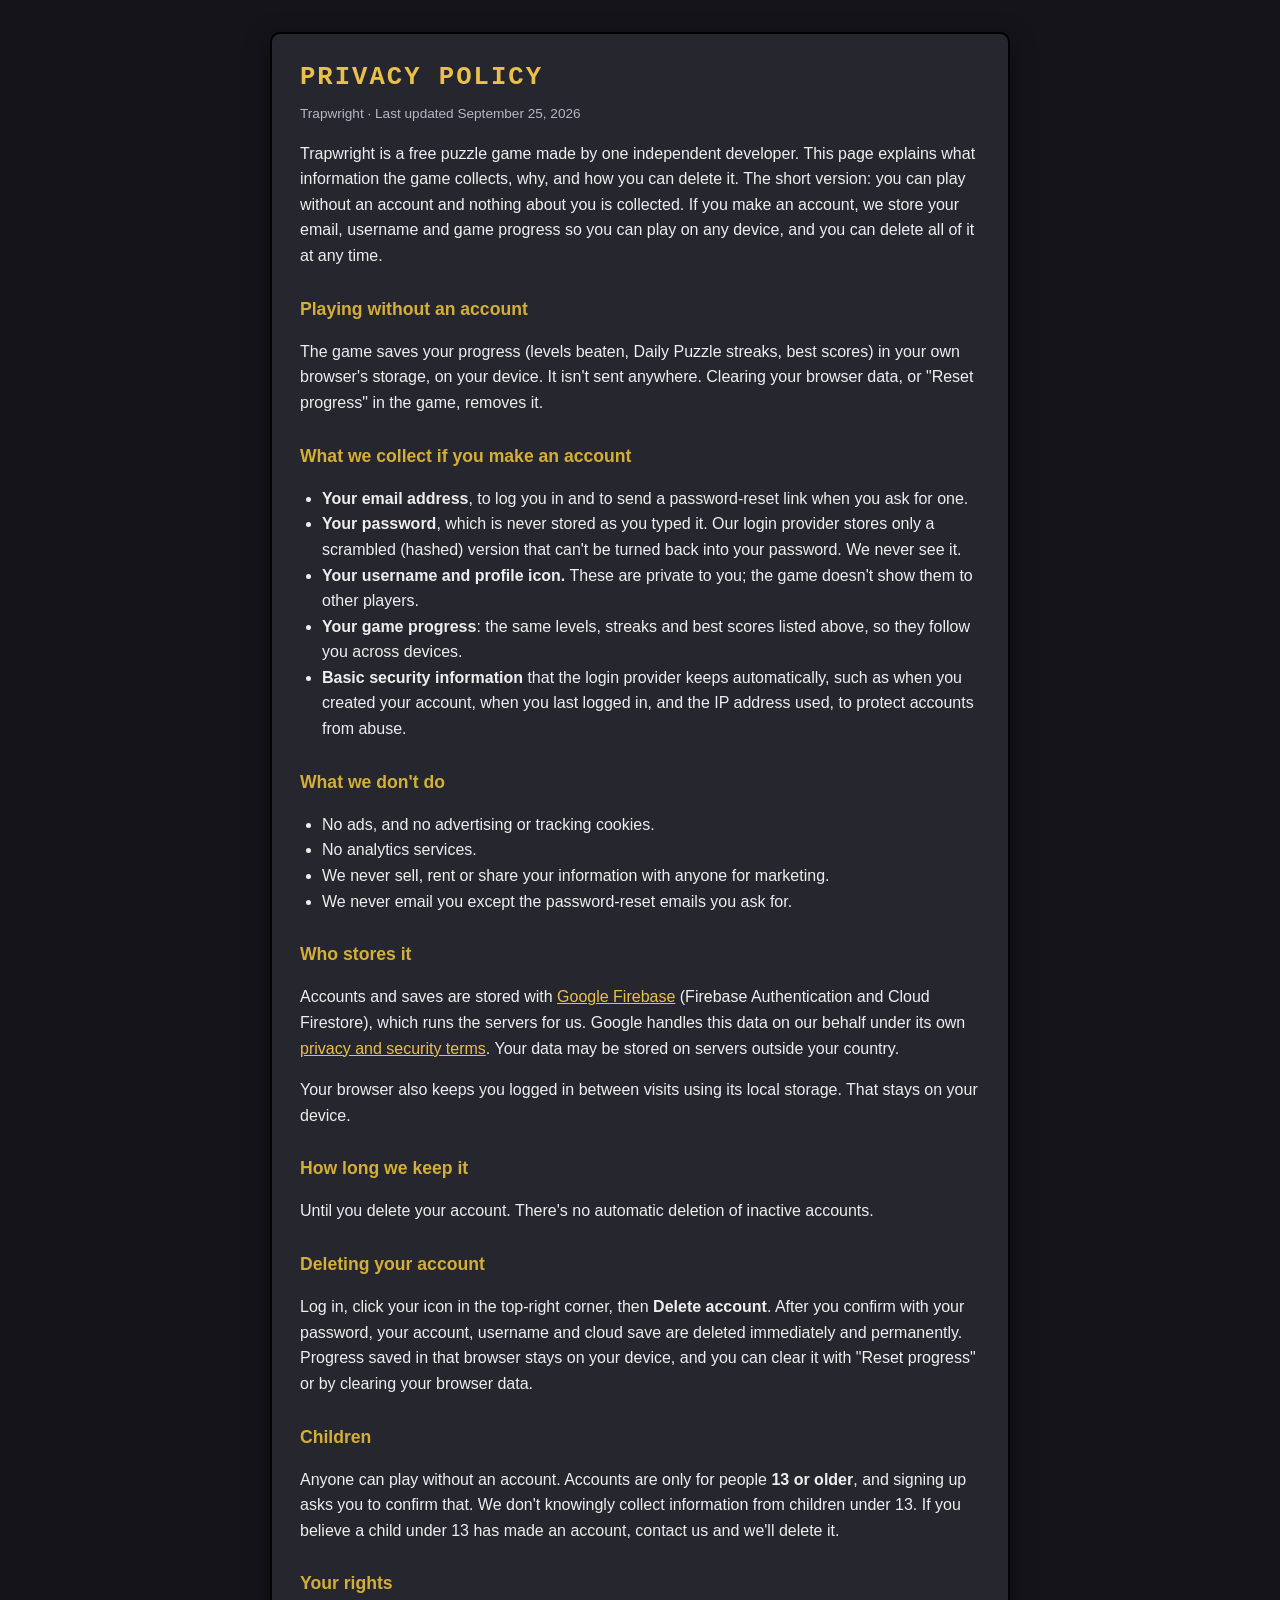
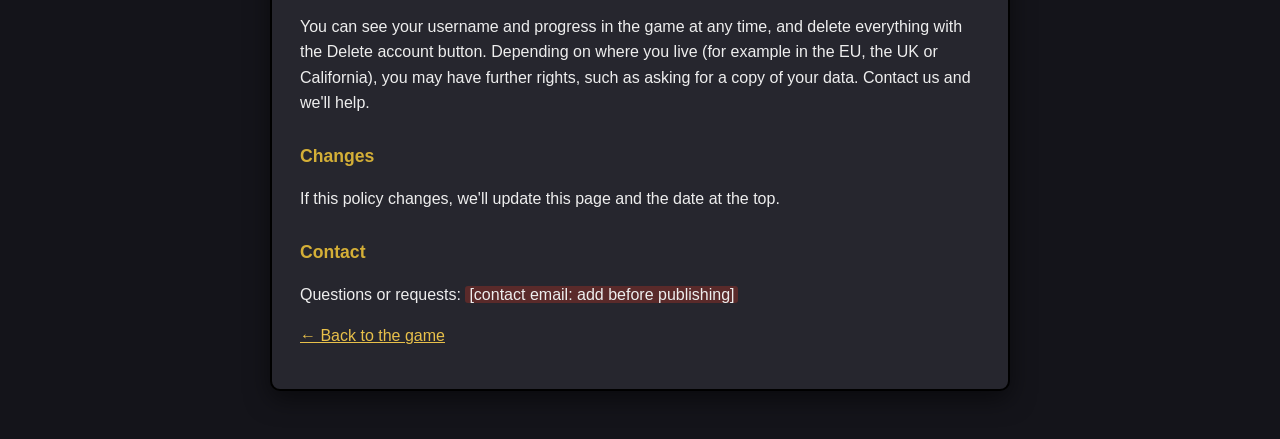
<file: privacy.html>
<!DOCTYPE html>
<html lang="en">
<head>
  <meta charset="UTF-8">
  <meta name="viewport" content="width=device-width, initial-scale=1.0">
  <title>Privacy Policy · Trapwright</title>
  <link rel="icon" type="image/svg+xml" href="favicon.svg">
  <style>
    body {
      margin: 0;
      padding: 32px 16px 48px;
      background: #14141a;
      color: #eee;
      font-family: sans-serif;
      line-height: 1.6;
    }
    main {
      max-width: 680px;
      margin: 0 auto;
      background: #26262e;
      border: 2px solid #000;
      border-radius: 10px;
      padding: 24px 28px;
      box-shadow: 0 8px 24px rgba(0, 0, 0, 0.5);
    }
    h1 {
      margin: 0 0 4px;
      font-family: 'Courier New', Courier, monospace;
      font-weight: 900;
      letter-spacing: 2px;
      text-transform: uppercase;
      color: #e8c04a;
      font-size: 1.6rem;
    }
    h2 {
      margin: 26px 0 6px;
      color: #d4af37;
      font-size: 1.1rem;
    }
    a {
      color: #e8c04a;
    }
    .updated {
      margin-top: 0;
      color: #b7b7c2;
      font-size: 0.85rem;
    }
    ul {
      padding-left: 22px;
    }
    .todo {
      background: #5a2a2a;
      padding: 0 4px;
      border-radius: 3px;
    }
  </style>
</head>
<body>
  <main>
    <h1>Privacy Policy</h1>
    <p class="updated">Trapwright · Last updated September 25, 2026</p>

    <p>Trapwright is a free puzzle game made by one independent developer. This page explains what information the game collects, why, and how you can delete it. The short version: you can play without an account and nothing about you is collected. If you make an account, we store your email, username and game progress so you can play on any device, and you can delete all of it at any time.</p>

    <h2>Playing without an account</h2>
    <p>The game saves your progress (levels beaten, Daily Puzzle streaks, best scores) in your own browser's storage, on your device. It isn't sent anywhere. Clearing your browser data, or "Reset progress" in the game, removes it.</p>

    <h2>What we collect if you make an account</h2>
    <ul>
      <li><strong>Your email address</strong>, to log you in and to send a password-reset link when you ask for one.</li>
      <li><strong>Your password</strong>, which is never stored as you typed it. Our login provider stores only a scrambled (hashed) version that can't be turned back into your password. We never see it.</li>
      <li><strong>Your username and profile icon.</strong> These are private to you; the game doesn't show them to other players.</li>
      <li><strong>Your game progress</strong>: the same levels, streaks and best scores listed above, so they follow you across devices.</li>
      <li><strong>Basic security information</strong> that the login provider keeps automatically, such as when you created your account, when you last logged in, and the IP address used, to protect accounts from abuse.</li>
    </ul>

    <h2>What we don't do</h2>
    <ul>
      <li>No ads, and no advertising or tracking cookies.</li>
      <li>No analytics services.</li>
      <li>We never sell, rent or share your information with anyone for marketing.</li>
      <li>We never email you except the password-reset emails you ask for.</li>
    </ul>

    <h2>Who stores it</h2>
    <p>Accounts and saves are stored with <a href="https://firebase.google.com" target="_blank" rel="noopener">Google Firebase</a> (Firebase Authentication and Cloud Firestore), which runs the servers for us. Google handles this data on our behalf under its own <a href="https://firebase.google.com/support/privacy" target="_blank" rel="noopener">privacy and security terms</a>. Your data may be stored on servers outside your country.</p>
    <p>Your browser also keeps you logged in between visits using its local storage. That stays on your device.</p>

    <h2>How long we keep it</h2>
    <p>Until you delete your account. There's no automatic deletion of inactive accounts.</p>

    <h2>Deleting your account</h2>
    <p>Log in, click your icon in the top-right corner, then <strong>Delete account</strong>. After you confirm with your password, your account, username and cloud save are deleted immediately and permanently. Progress saved in that browser stays on your device, and you can clear it with "Reset progress" or by clearing your browser data.</p>

    <h2>Children</h2>
    <p>Anyone can play without an account. Accounts are only for people <strong>13 or older</strong>, and signing up asks you to confirm that. We don't knowingly collect information from children under 13. If you believe a child under 13 has made an account, contact us and we'll delete it.</p>

    <h2>Your rights</h2>
    <p>You can see your username and progress in the game at any time, and delete everything with the Delete account button. Depending on where you live (for example in the EU, the UK or California), you may have further rights, such as asking for a copy of your data. Contact us and we'll help.</p>

    <h2>Changes</h2>
    <p>If this policy changes, we'll update this page and the date at the top.</p>

    <h2>Contact</h2>
    <!-- TODO before publishing: replace the highlighted text with a contact email. -->
    <p>Questions or requests: <span class="todo">[contact email: add before publishing]</span></p>

    <p><a href="./">← Back to the game</a></p>
  </main>
</body>
</html>
</file>
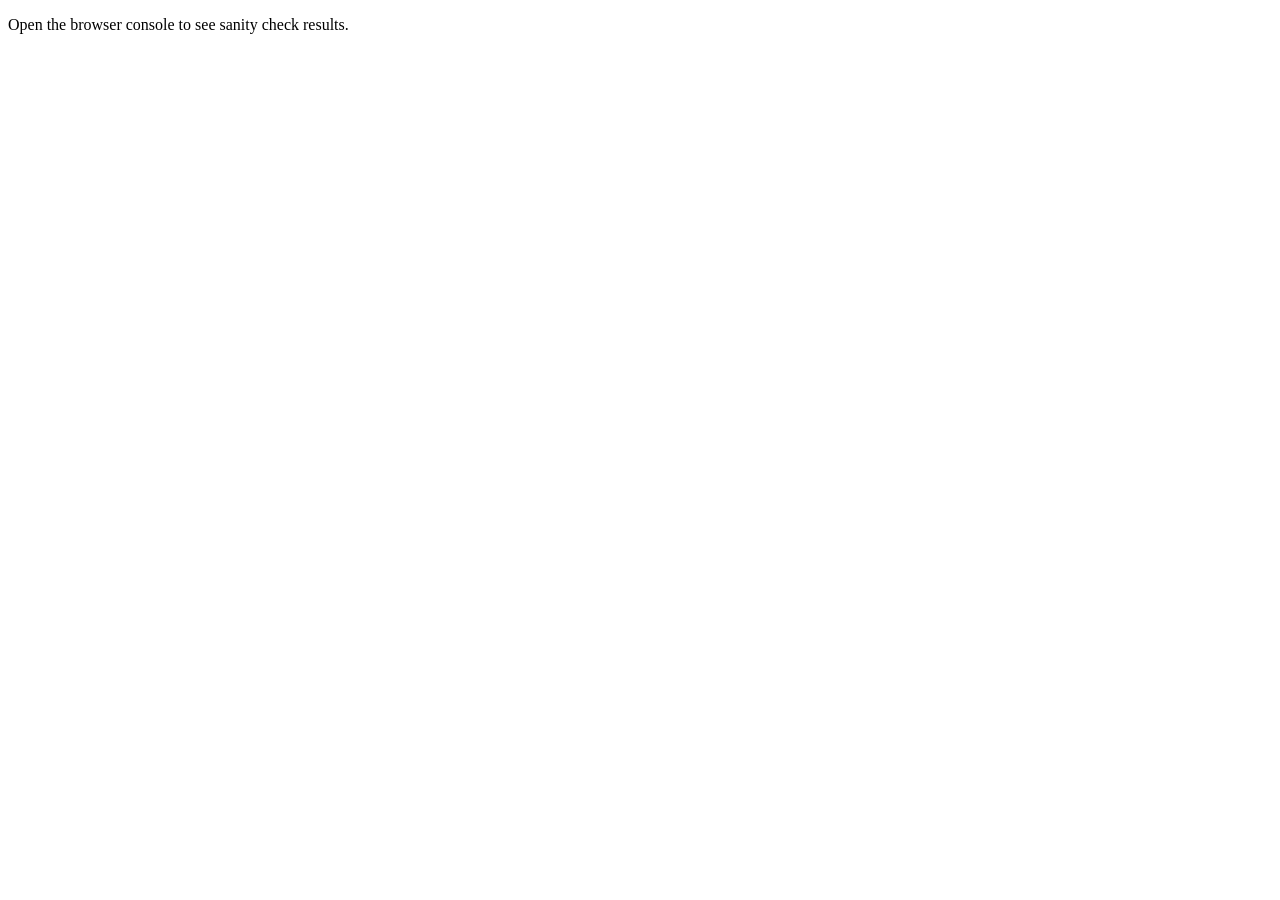
<file: tests.html>
<!DOCTYPE html>
<html lang="en">
<head>
  <meta charset="UTF-8">
  <title>Trapwright — Sanity Checks</title>
</head>
<body>
  <p>Open the browser console to see sanity check results.</p>

  <script src="sprites.js" defer></script>
  <script src="sounds.js" defer></script>
  <script src="script.js" defer></script>
  <script src="levels.js" defer></script>
  <script src="story.js" defer></script>
  <script src="badges.js" defer></script>
  <script src="rooms.js" defer></script>
  <script src="cloudsave.js" defer></script>
  <script src="tests.js" defer></script>
</body>
</html>
</file>
